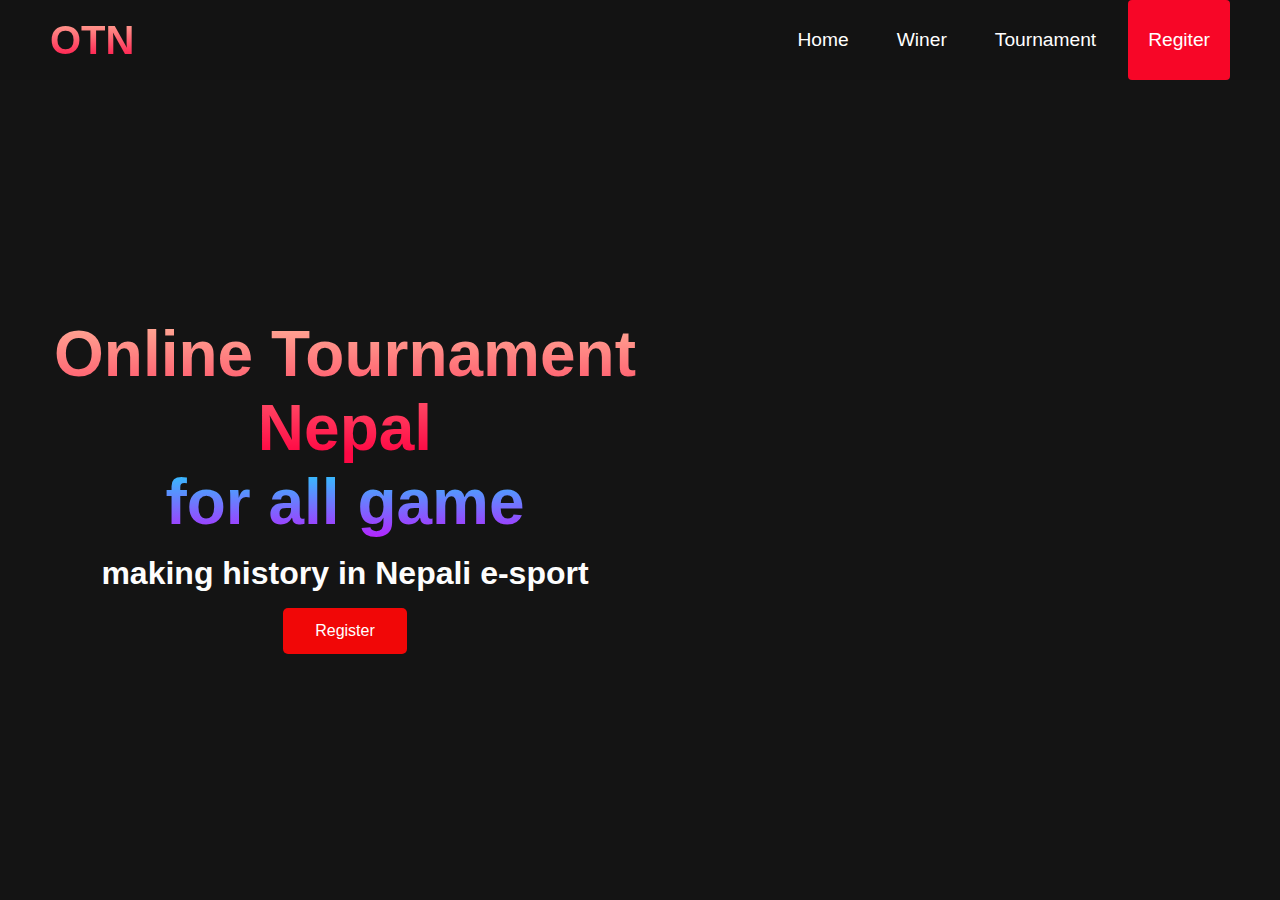
<file: index.html>
<!DOCTYPE html>
<html lang="en">
<head>
    <meta charset="UTF-8">
    <meta name="viewport" content="width=device-width, initial-scale=1.0">
    <title>ONT</title>
    <link rel="stylesheet" href="styles.css">
</head>
<body>
    <nav class="navbar">
        <div class="navbar_container">
            <a href="index.html" id="navbar_logo">OTN</a>
            <div class="navbar_toggle" id="mobile-menu">
                <span class="bar"></span>
                <span class="bar"></span>
                
                <span class="bar"></span>
            </div>
            <ul class="navbar_menu">
                <li class="nav_item">
                    <a href="index.html" class="navbar_link">Home</a>
                </li>
                <li class="nav__item">
                    <a href="Winer.html" class="navbar_link">Winer</a>
                </li>
                <li class="nav_item">
                    <a href="Tournament.html" class="navbar_link">Tournament</a>
                    <li class="nav_item">
                        <a href="Register.html" class="Button">Regiter</a>
                    </li>
                </li>
            </ul>
        </div>
    </nav>
    <!-- Hero section -->
     <div class="main">
        <div class="main_container">
            <div class="main_content">
                <h1>Online Tournament Nepal</h1>

                <h2>for all game</h2>
                <p>making history in Nepali e-sport</p>
                <button class="main_btn"><a href="Register.html">Register</a></button>
                
            </div>
            <!-- <div class="main_img_container">;
                <img src="/image/home.jpg" alt="" id="main_img">
            </div> -->
        </div>
     </div>
      <script src="app.js"></script>
</body>
</html>
</file>
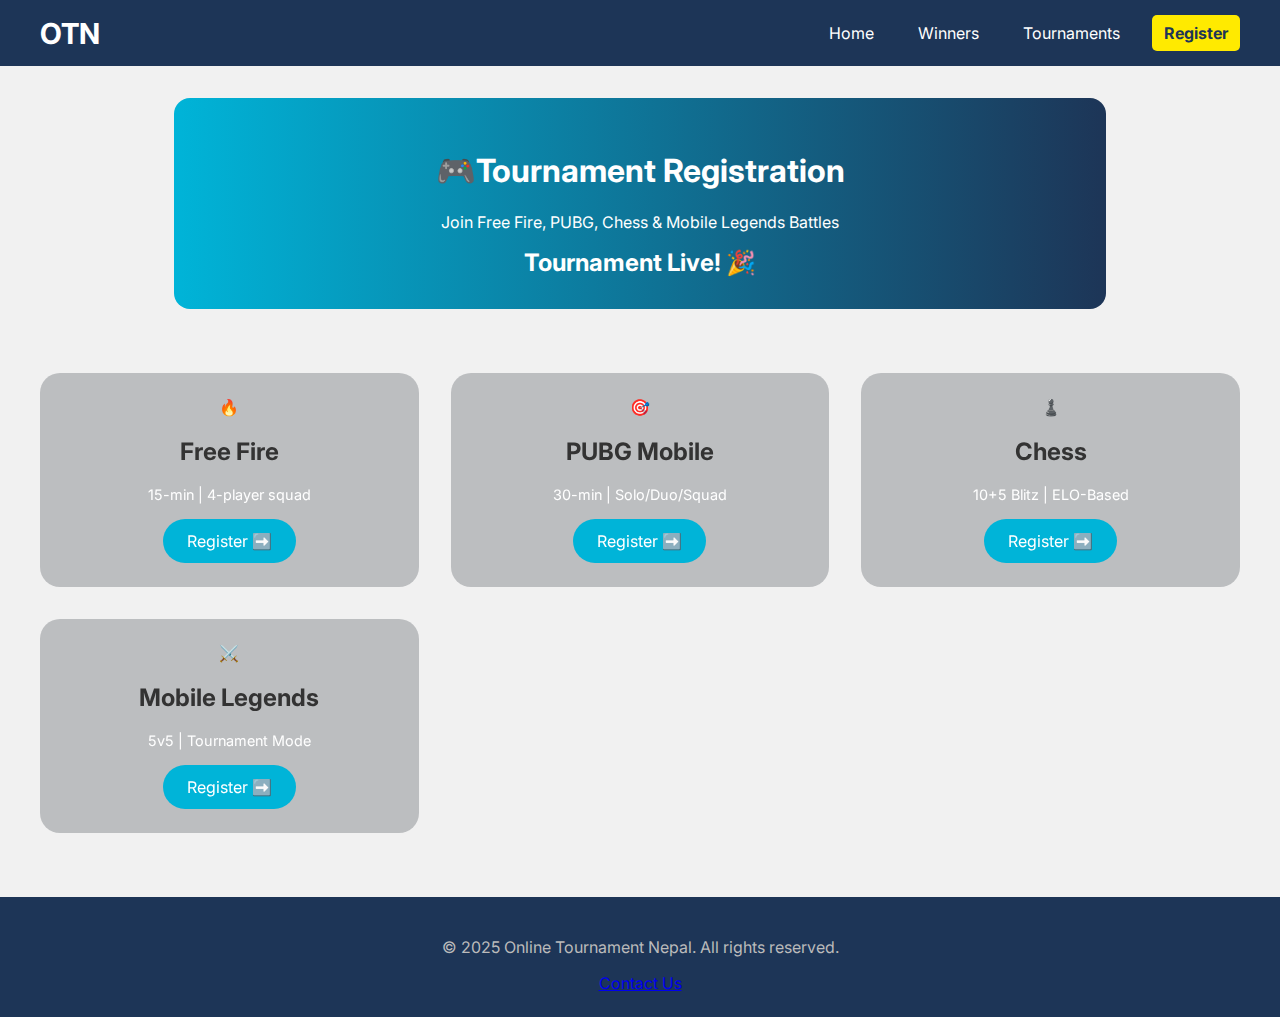
<file: Register.html>
<!DOCTYPE html>
<html lang="en">
<head>
  <meta charset="UTF-8" />
  <meta name="viewport" content="width=device-width, initial-scale=1.0"/>
  <meta name="description" content="Join Online Tournament Nepal - Register for esports tournaments in Free Fire, PUBG, Chess, and Mobile Legends."/>
  <title>Register | Online Tournament Nepal</title>
  <link href="https://fonts.googleapis.com/css2?family=Inter:wght@400;600;700&display=swap" rel="stylesheet"/>
  <link rel="icon" type="image/x-icon" href="/favicon.ico">
  <style>
    :root {
      --primary-color: #1d3557;
      --secondary-color: #00b4d8;
      --accent-color: #ffea00;
      --text-color: #333;
      --background-color: #f1f1f1;
      --menu-transition: all 0.3s ease-in-out;
    }

    body, html {
      margin: 0;
      padding: 0;
      font-family: 'Inter', sans-serif;
      color: var(--text-color);
      background-color: var(--background-color);
    }

    .navbar {
      background-color: var(--primary-color);
      padding: 15px 20px;
      color: white;
      position: sticky;
      top: 0;
      z-index: 1000;
    }

    .navbar__container {
      max-width: 1200px;
      margin: 0 auto;
      display: flex;
      justify-content: space-between;
      align-items: center;
      flex-wrap: wrap;
    }

    .navbar__logo {
      font-size: 1.8rem;
      font-weight: bold;
      color: white;
      text-decoration: none;
    }

    .navbar__menu {
      display: flex;
      list-style: none;
      gap: 20px;
      margin-left: auto;
      transition: var(--menu-transition);
    }

    .navbar__item {
      position: relative;
    }

    .navbar__link,
    .navbar__cta {
      text-decoration: none;
      color: white;
      font-size: 1rem;
      padding: 8px 12px;
      border-radius: 5px;
      transition: background 0.3s ease;
    }

    .navbar__link:hover,
    .navbar__cta:hover {
      background-color: var(--secondary-color);
    }

    .navbar__cta {
      background-color: var(--accent-color);
      color: var(--primary-color);
      font-weight: bold;
    }

    .navbar__toggle {
      display: none;
      background: none;
      border: none;
      cursor: pointer;
      padding: 10px;
    }

    .navbar__hamburger {
      display: block;
      background-color: white;
      height: 3px;
      width: 25px;
      border-radius: 2px;
      position: relative;
      transition: var(--menu-transition);
    }

    .navbar__hamburger::before,
    .navbar__hamburger::after {
      content: "";
      position: absolute;
      left: 0;
      background-color: white;
      height: 3px;
      width: 25px;
      border-radius: 2px;
      transition: var(--menu-transition);
    }

    .navbar__hamburger::before { top: -8px; }
    .navbar__hamburger::after { top: 8px; }

    .navbar__toggle.active .navbar__hamburger {
      background-color: transparent;
    }

    .navbar__toggle.active .navbar__hamburger::before {
      transform: translateY(8px) rotate(45deg);
    }

    .navbar__toggle.active .navbar__hamburger::after {
      transform: translateY(-8px) rotate(-45deg);
    }

    @media (max-width: 768px) {
      .navbar__toggle {
        display: block;
      }

      .navbar__menu {
        width: 100%;
        flex-direction: column;
        gap: 10px;
        max-height: 0;
        overflow: hidden;
      }

      .navbar__menu.active {
        max-height: 500px;
        padding: 10px 0;
      }
    }

    .page-header {
      text-align: center;
      padding: 2rem 1rem;
      background: linear-gradient(to right, var(--secondary-color), var(--primary-color));
      border-radius: 16px;
      color: rgb(255, 255, 255);
      margin: 2rem auto;
      max-width: 900px;
    }

    .grid {
      display: grid;
      grid-template-columns: repeat(auto-fit, minmax(280px, 1fr));
      gap: 2rem;
      padding: 2rem;
      max-width: 1200px;
      margin: 0 auto;
    }

    .card {
      background: rgba(30, 39, 46, 0.25);
      backdrop-filter: blur(12px);
      border-radius: 20px;
      padding: 1.5rem;
      text-align: center;
      transition: transform 0.3s ease, box-shadow 0.3s ease;
    }

    .card:hover {
      box-shadow: 0 0 25px rgba(0, 183, 216, 0.45);
      transform: scale(1.03);
    }

    .card__meta {
      font-size: 0.9rem;
      color: #ffffff;
      margin: 1rem 0;
    }

    .btn {
      background-color: var(--secondary-color);
      color: white;
      padding: 0.75rem 1.5rem;
      border-radius: 30px;
      text-decoration: none;
      display: inline-block;
      transition: background-color 0.3s ease;
    }

    .btn:hover {
      background-color: #007a8d;
    }

    .footer {
      text-align: center;
      background: var(--primary-color);
      color: #bbb;
      padding: 1.5rem 1rem;
      margin-top: 2rem;
    }

    #countdown {
      font-size: 1.5rem;
      margin-top: 1rem;
      font-weight: bold;
    }
  </style>
</head>
<body>
  <nav class="navbar">
    <div class="navbar__container">
      <a href="index.html" class="navbar__logo">OTN</a>
      <button class="navbar__toggle" id="mobile-menu" aria-label="Toggle navigation" aria-expanded="false">
        <span class="navbar__hamburger"></span>
      </button>
      <div class="navbar__menu" id="navbar-menu">
        <a href="index.html" class="navbar__link">Home</a>
        <a href="Winer.html" class="navbar__link">Winners</a>
        <a href="Tournament.html" class="navbar__link">Tournaments</a>
        <a href="Register.html" class="navbar__cta">Register</a>
      </div>
    </div>
  </nav>

  <header class="page-header">
    <h1 class="page-title">🎮Tournament Registration</h1>
    <p class="page-subtitle">Join Free Fire, PUBG, Chess & Mobile Legends Battles</p>
    <div id="countdown">Loading...</div>
  </header>

  <main class="grid">
    <!-- Updated cards with consistent structure -->
    <div class="card">
      <div class="card__icon">🔥</div>
      <h2 class="card__title">Free Fire</h2>
      <p class="card__meta">15-min | 4-player squad</p>
      <a href="https://forms.gle/xArQsPdAornYQTKg7" class="btn">Register ➡️</a>
    </div>
    <div class="card">
      <div class="card__icon">🎯</div>
      <h2 class="card__title">PUBG Mobile</h2>
      <p class="card__meta">30-min | Solo/Duo/Squad</p>
      <a href="https://forms.gle/RVqz9Qt44fXT3CjF8" class="btn">Register ➡️</a>
    </div>
    <div class="card">
      <div class="card__icon">♟️</div>
      <h2 class="card__title">Chess</h2>
      <p class="card__meta">10+5 Blitz | ELO-Based</p>
      <a href="https://forms.gle/H8uPApHK18zUjLxv6" class="btn">Register ➡️</a>
    </div>
    <div class="card">
      <div class="card__icon">⚔️</div>
      <h2 class="card__title">Mobile Legends</h2>
      <p class="card__meta">5v5 | Tournament Mode</p>
      <a href="https://forms.gle/NNVE6s4jxi2L8RVv9" class="btn">Register ➡️</a>
    </div>
  </main>

  <footer class="footer">
    <p>&copy; 2025 Online Tournament Nepal. All rights reserved.</p>
    <a href="Tournament.html">Contact Us</a>
  </footer>

  <script>
    // Mobile Menu Functionality
    const toggleMenu = document.getElementById('mobile-menu');
    const menu = document.getElementById('navbar-menu');

    toggleMenu.addEventListener('click', () => {
      const isActive = menu.classList.toggle('active');
      toggleMenu.classList.toggle('active');
      toggleMenu.setAttribute('aria-expanded', isActive);
    });

    // Close menu when clicking outside or on links
    document.addEventListener('click', (e) => {
      if (!menu.contains(e.target) && !toggleMenu.contains(e.target)) {
        menu.classList.remove('active');
        toggleMenu.classList.remove('active');
        toggleMenu.setAttribute('aria-expanded', 'false');
      }
    });

    document.querySelectorAll('.navbar__link, .navbar__cta').forEach(link => {
      link.addEventListener('click', () => {
        menu.classList.remove('active');
        toggleMenu.classList.remove('active');
        toggleMenu.setAttribute('aria-expanded', 'false');
      });
    });

    // Countdown Timer
    function updateCountdown() {
      const targetDate = new Date('2024-12-31T00:00:00').getTime();
      const now = new Date().getTime();
      const diff = targetDate - now;

      if (diff <= 0) {
        document.getElementById('countdown').innerHTML = 'Tournament Live! 🎉';
        return;
      }

      const days = Math.floor(diff / (1000 * 60 * 60 * 24));
      const hours = Math.floor((diff % (1000 * 60 * 60 * 24)) / (1000 * 60 * 60));
      const minutes = Math.floor((diff % (1000 * 60 * 60)) / (1000 * 60));
      const seconds = Math.floor((diff % (1000 * 60)) / 1000);

      document.getElementById('countdown').innerHTML = `
        ${days}d ${hours}h ${minutes}m ${seconds}s
      `;
    }

    setInterval(updateCountdown, 1000);
    updateCountdown();
  </script>
</body>
</html>
</file>
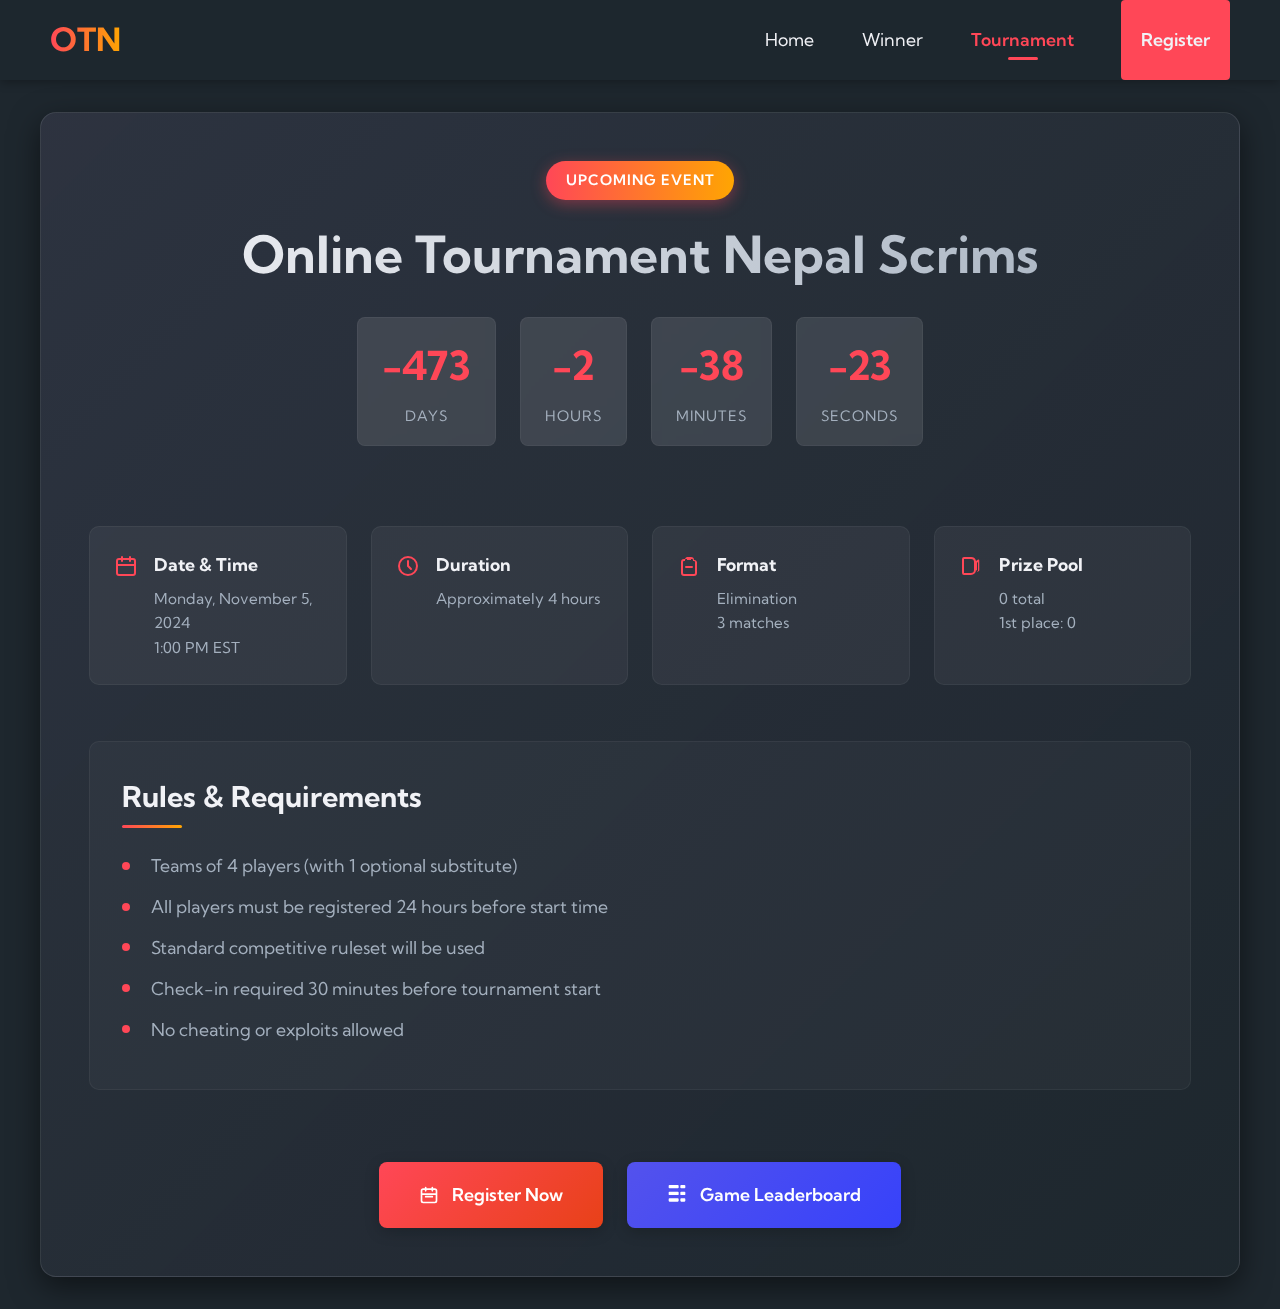
<file: Tournament.html>
<!DOCTYPE html>
<html lang="en">
<head>
  <meta charset="UTF-8" />
  <meta name="viewport" content="width=device-width, initial-scale=1.0"/>
  <title>Advanced Tournament Panel | OTN</title>
  <link rel="stylesheet" href="https://fonts.googleapis.com/css2?family=Kumbh+Sans:wght@300;400;600;700&family=Poppins:wght@400;600;700&display=swap">
  <link rel="stylesheet" href="styles.css" />
  <meta name="description" content="Register for the upcoming OTN tournament - Battle Royale competition on November 5, 2024">
<link rel="stylesheet" href="Tournament.css">
</head>

<body>
  <!-- Navbar -->
  <nav class="navbar">
    <div class="navbar_container">
      <a href="index.html" id="navbar_logo" aria-label="OTN Home">OTN</a>
      
      <!-- Mobile Menu Toggle -->
      <button class="navbar_toggle" id="mobile-menu" aria-label="Toggle navigation" aria-expanded="false">
        <span class="bar"></span>
        <span class="bar"></span>
        <span class="bar"></span>
      </button>
      
      <!-- Navbar Menu -->
      <ul class="navbar_menu">
        <li class="nav_item">
          <a href="index.html" class="navbar_link">Home</a>
        </li>
        <li class="nav_item">
          <a href="Winer.html" class="navbar_link">Winner</a>
        </li>
        <li class="nav_item">
          <a href="Tournament.html" class="navbar_link" aria-current="page">Tournament</a>
        </li>
        <li class="nav_item">
          <a href="Register.html" class="Button nav_button">Register</a>
        </li>
      </ul>
    </div>
  </nav>

  <!-- Main Content -->
  <main>
    <section class="tournament">
      <div class="tournament-content">
        <div class="tournament-header">
          <span class="tournament-badge">Upcoming Event</span>
          <h1 class="tournament-title">Online Tournament Nepal Scrims </h1>
          <div class="tournament-countdown">
            <div class="countdown-item">
              <span id="days">00</span>
              <span>Days</span>
            </div>
            <div class="countdown-item">
              <span id="hours">00</span>
              <span>Hours</span>
            </div>
            <div class="countdown-item">
              <span id="minutes">00</span>
              <span>Minutes</span>
            </div>
            <div class="countdown-item">
              <span id="seconds">00</span>
              <span>Seconds</span>
            </div>
          </div>
        </div>
        
        <div class="tournament-details">
          <div class="detail-card">
            <svg class="detail-icon" viewBox="0 0 24 24">
              <path d="M19,4H17V3a1,1,0,0,0-2,0V4H9V3A1,1,0,0,0,7,3V4H5A3,3,0,0,0,2,7V19a3,3,0,0,0,3,3H19a3,3,0,0,0,3-3V7A3,3,0,0,0,19,4Zm1,15a1,1,0,0,1-1,1H5a1,1,0,0,1-1-1V12H20ZM20,10H4V7A1,1,0,0,1,5,6H7V7A1,1,0,0,0,9,7V6h6V7a1,1,0,0,0,2,0V6h2a1,1,0,0,1,1,1Z"/>
            </svg>
            <div>
              <h3>Date & Time</h3>
              <p>Monday, November 5, 2024<br>1:00 PM EST</p>
            </div>
          </div>
          
          <div class="detail-card">
            <svg class="detail-icon" viewBox="0 0 24 24">
              <path d="M12,2A10,10,0,1,0,22,12,10,10,0,0,0,12,2Zm0,18a8,8,0,1,1,8-8A8,8,0,0,1,12,20ZM12,6a1,1,0,0,0-1,1v5a1,1,0,0,0,.293.707l3,3a1,1,0,0,0,1.414-1.414L13,11.586V7A1,1,0,0,0,12,6Z"/>
            </svg>
            <div>
              <h3>Duration</h3>
              <p>Approximately 4 hours</p>
            </div>
          </div>
          
          <div class="detail-card">
            <svg class="detail-icon" viewBox="0 0 24 24">
              <path d="M16,13a1,1,0,0,1-1,1H9a1,1,0,0,1,0-2h6A1,1,0,0,1,16,13Zm4-5V19a3,3,0,0,1-3,3H7a3,3,0,0,1-3-3V8A3,3,0,0,1,7,5H8A3,3,0,0,1,10,3h4a3,3,0,0,1,3,3h1A3,3,0,0,1,20,8ZM18,8a1,1,0,0,0-1-1H16V6a1,1,0,0,0-1-1H9A1,1,0,0,0,8,6V7H7A1,1,0,0,0,6,8V19a1,1,0,0,0,1,1H17a1,1,0,0,0,1-1ZM10,6h4V5H10Z"/>
            </svg>
            <div>
              <h3>Format</h3>
              <p> Elimination<br>3 matches</p>
            </div>
          </div>
          
          <div class="detail-card">
            <svg class="detail-icon" viewBox="0 0 24 24">
              <path d="M19.739,5.578a1.016,1.016,0,0,0-1.018.244L17,7.081A5,5,0,0,0,12,3H5A2,2,0,0,0,3,5V19a2,2,0,0,0,2,2H12a5,5,0,0,0,5-5v-.081l1.721,1.259a1,1,0,0,0,1.562-.827V6.4A1.02,1.02,0,0,0,19.739,5.578ZM15,16a3,3,0,0,1-3,3H5V5h7a3,3,0,0,1,3,3Zm4,1.919-1-.731V8.812l1-.731Z"/>
            </svg>
            <div>
              <h3>Prize Pool</h3>
              <p>0 total<br>1st place: 0</p>
            </div>
          </div>
        </div>
        
        <!-- <div class="tournament-description">
          <h2>Tournament Overview</h2>
          <p>
            The OTN Battle Royale Championship is our premier competitive event featuring the best teams from around the world. 
            This double-elimination tournament will test your skills, strategy, and teamwork across multiple intense matches.
          </p>
          <p>
            With a $2,500 prize pool and professional casting, this is your chance to prove your team's dominance and win 
            glory in the competitive scene. All matches will be streamed live on our official channels.
          </p>
        </div>
         -->
        <div class="tournament-rules">
          <h2>Rules & Requirements</h2>
          <ul>
            <li>Teams of 4 players (with 1 optional substitute)</li>
            <li>All players must be registered 24 hours before start time</li>
            <li>Standard competitive ruleset will be used</li>
            <li>Check-in required 30 minutes before tournament start</li>
            <li>No cheating or exploits allowed</li>
          </ul>
        </div>
  
        <div class="tournament-buttons">
          <a href="Register.html" class="tournament-btn register-btn" aria-label="Register for the tournament">
            <svg viewBox="0 0 24 24" class="btn-icon">
              <path d="M19,4H17V3a1,1,0,0,0-2,0V4H9V3A1,1,0,0,0,7,3V4H5A3,3,0,0,0,2,7V19a3,3,0,0,0,3,3H19a3,3,0,0,0,3-3V7A3,3,0,0,0,19,4Zm1,15a1,1,0,0,1-1,1H5a1,1,0,0,1-1-1V12H20Zm0-9H4V7A1,1,0,0,1,5,6H7V7A1,1,0,0,0,9,7V6h6V7a1,1,0,0,0,2,0V6h2a1,1,0,0,1,1,1ZM8,13a1,1,0,0,0,0,2h8a1,1,0,0,0,0-2Z"/>
            </svg>
            Register Now
          </a>
          <a href="Winer.html" class="tournament-btn bracket-btn" aria-label="View the tournament bracket">
            <svg viewBox="0 0 24 24" class="btn-icon">
              <path d="M13,16H3a1,1,0,0,0-1,1v2a1,1,0,0,0,1,1H13a1,1,0,0,0,1-1V17A1,1,0,0,0,13,16Zm0-8H3A1,1,0,0,0,2,9v2a1,1,0,0,0,1,1H13a1,1,0,0,0,1-1V9A1,1,0,0,0,13,8Zm0-8H3A1,1,0,0,0,2,1V3A1,1,0,0,0,3,4H13a1,1,0,0,0,1-1V1A1,1,0,0,0,13,0ZM21,0H17a1,1,0,0,0-1,1V3a1,1,0,0,0,1,1h4a1,1,0,0,0,1-1V1A1,1,0,0,0,21,0Zm0,8H17a1,1,0,0,0-1,1v2a1,1,0,0,0,1,1h4a1,1,0,0,0,1-1V9A1,1,0,0,0,21,8Zm0,8H17a1,1,0,0,0-1,1v2a1,1,0,0,0,1,1h4a1,1,0,0,0,1-1V17A1,1,0,0,0,21,16Z"/>
            </svg>
            Game Leaderboard
          </a>
        </div>
      </div>
    </section>
  </main>
  
  <!-- Scripts -->
  <script src="script.js"></script>
  <script>
    // Countdown Timer
    function updateCountdown() {
      const tournamentDate = new Date('April 10, 2025 17:00:00').getTime();
      const now = new Date().getTime();
      const distance = tournamentDate - now;
      
      const days = Math.floor(distance / (1000 * 60 * 60 * 24));
      const hours = Math.floor((distance % (1000 * 60 * 60 * 24)) / (1000 * 60 * 60));
      const minutes = Math.floor((distance % (1000 * 60 * 60)) / (1000 * 60));
      const seconds = Math.floor((distance % (1000 * 60)) / 1000);
      
      document.getElementById('days').textContent = days.toString().padStart(2, '0');
      document.getElementById('hours').textContent = hours.toString().padStart(2, '0');
      document.getElementById('minutes').textContent = minutes.toString().padStart(2, '0');
      document.getElementById('seconds').textContent = seconds.toString().padStart(2, '0');
      
      if (distance < 0) {
        clearInterval(countdownTimer);
        document.querySelector('.tournament-countdown').innerHTML = '<div class="countdown-ended">Tournament has started!</div>';
      }
    }
    
    updateCountdown();
    const countdownTimer = setInterval(updateCountdown, 1000);
    
    // Mobile menu toggle
    document.getElementById('mobile-menu').addEventListener('click', function() {
      this.classList.toggle('active');
      document.querySelector('.navbar_menu').classList.toggle('active');
      this.setAttribute('aria-expanded', this.classList.contains('active'));
    });
  </script>
</body>
</html>
</file>
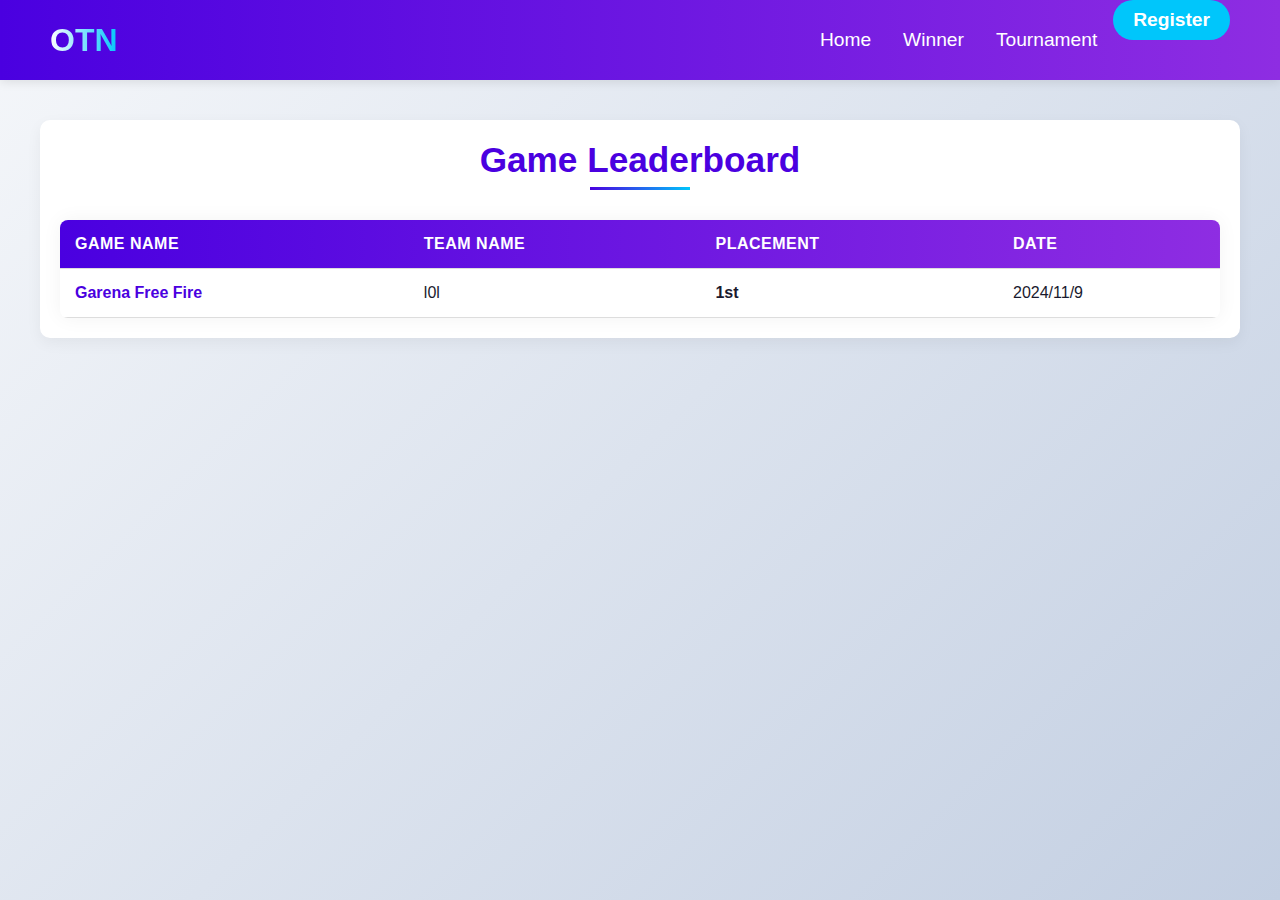
<file: Winer.html>
<!DOCTYPE html>
<html lang="en">
<head>
  <meta charset="UTF-8" />
  <meta name="viewport" content="width=device-width, initial-scale=1.0"/>
  <title>Advanced Tournament Panel</title>
  <link rel="stylesheet" href="Winner.css" />
</head>

<body>
  <!-- Navbar -->
  <nav class="navbar">
    <div class="navbar_container">
      <a href="index.html" id="navbar_logo">OTN</a>
      <div class="navbar_toggle" id="mobile-menu">
        <span class="bar"></span>
        <span class="bar"></span>
        <span class="bar"></span>
      </div>
      <ul class="navbar_menu">
        <li class="nav_item">
          <a href="index.html" class="navbar_link">Home</a>
        </li>
        <li class="nav_item">
          <a href="Winer.html" class="navbar_link">Winner</a>
        </li>
        <li class="nav_item">
          <a href="Tournament.html" class="navbar_link">Tournament</a>
        </li>
        <li class="nav_item">
          <a href="Register.html" class="Button">Register</a>
        </li>
      </ul>
    </div>
  </nav>

  <!-- Main Content -->
  <main>
    <h2>Game Leaderboard</h2>
    <table>
      <thead>
        <tr>
          <th>Game Name</th>
          <th>Team Name</th>
          <th>Placement</th>
          <th>Date</th>
        </tr>
      </thead>
      <tbody>
        <tr>
          <td>
            Garena Free Fire</td>
          <td>l0l</td>
          <td>1st</td>
          <td>2024/11/9</td>
        </tr>
        <!-- Dynamic content goes here -->
      </tbody>
    </table>
  </main>

  <!-- Scripts -->
  <script src="script.js"></script>
</body>
</html>
</file>
<file: Tournament.css>
/* General Styles */
:root {
    --primary: #ff4757;
    --primary-dark: #e84118;
    --secondary: #5352ed;
    --secondary-dark: #3742fa;
    --dark: #2f3542;
    --darker: #1e272e;
    --light: #f1f2f6;
    --gray: #a4b0be;
    --success: #2ed573;
    --warning: #ffa502;
  }
  
  * {
    box-sizing: border-box;
    margin: 0;
    padding: 0;
  }
  
  body {
    font-family: 'Poppins', 'Kumbh Sans', sans-serif;
    background-color: var(--darker);
    color: var(--light);
    line-height: 1.6;
    overflow-x: hidden;
  }
  
  /* Navbar Styles */
  .navbar {
    background-color: rgba(30, 39, 46, 0.95);
    height: 80px;
    display: flex;
    justify-content: center;
    align-items: center;
    font-size: 1.1rem;
    position: sticky;
    top: 0;
    z-index: 999;
    backdrop-filter: blur(5px);
    box-shadow: 0 2px 10px rgba(0, 0, 0, 0.3);
  }
  
  .navbar_container {
    display: flex;
    justify-content: space-between;
    height: 80px;
    width: 100%;
    max-width: 1300px;
    padding: 0 50px;
  }
  
  #navbar_logo {
    color: var(--light);
    display: flex;
    align-items: center;
    text-decoration: none;
    font-size: 2rem;
    font-weight: 700;
    background: linear-gradient(to right, var(--primary), var(--warning));
    -webkit-background-clip: text;
    background-clip: text;
    color: transparent;
  }
  
  .navbar_toggle {
    display: none;
    background: none;
    border: none;
    cursor: pointer;
    padding: 10px;
    z-index: 1000;
  }
  
  .bar {
    display: block;
    width: 25px;
    height: 3px;
    margin: 5px auto;
    transition: all 0.3s ease;
    background-color: var(--light);
  }
  
  .navbar_menu {
    display: flex;
    align-items: center;
    list-style: none;
  }
  
  .nav_item {
    height: 80px;
  }
  
  .navbar_link {
    color: var(--light);
    display: flex;
    align-items: center;
    justify-content: center;
    text-decoration: none;
    padding: 0 1rem;
    height: 100%;
    transition: all 0.3s ease;
    position: relative;
  }
  
  .navbar_link:hover {
    color: var(--primary);
  }
  
  .navbar_link[aria-current="page"] {
    color: var(--primary);
    font-weight: 600;
  }
  
  .navbar_link[aria-current="page"]::after {
    content: '';
    position: absolute;
    bottom: 20px;
    left: 50%;
    transform: translateX(-50%);
    width: 30px;
    height: 3px;
    background: var(--primary);
    border-radius: 3px;
  }
  
  .nav_button {
    background-color: var(--primary);
    color: var(--light);
    padding: 10px 20px;
    border-radius: 4px;
    margin-left: 15px;
    font-weight: 600;
    transition: all 0.3s ease;
  }
  
  .nav_button:hover {
    background-color: var(--primary-dark);
    color: var(--light);
    transform: translateY(-2px);
  }
  
  /* Main Content */
  main {
    min-height: calc(100vh - 180px);
    padding: 2rem;
    display: flex;
    justify-content: center;
    align-items: center;
  }
  
  /* Tournament Section */
  .tournament {
    background: linear-gradient(135deg, rgba(47, 53, 66, 0.9), rgba(30, 39, 46, 0.95));
    border-radius: 16px;
    box-shadow: 0 10px 30px rgba(0, 0, 0, 0.5);
    padding: 3rem;
    max-width: 1200px;
    width: 100%;
    backdrop-filter: blur(5px);
    border: 1px solid rgba(255, 255, 255, 0.1);
  }
  
  .tournament-content {
    display: flex;
    flex-direction: column;
    gap: 2.5rem;
  }
  
  .tournament-header {
    text-align: center;
    margin-bottom: 1.5rem;
  }
  
  .tournament-badge {
    display: inline-block;
    background: linear-gradient(to right, var(--primary), var(--warning));
    color: white;
    padding: 0.5rem 1.2rem;
    border-radius: 50px;
    font-size: 0.9rem;
    font-weight: 600;
    margin-bottom: 1rem;
    text-transform: uppercase;
    letter-spacing: 1px;
    box-shadow: 0 4px 15px rgba(255, 71, 87, 0.4);
  }
  
  .tournament-title {
    font-size: 3.2rem;
    font-weight: 700;
    background: linear-gradient(to right, var(--light), var(--gray));
    -webkit-background-clip: text;
    background-clip: text;
    color: transparent;
    margin: 0.5rem 0;
    line-height: 1.2;
  }
  
  .tournament-countdown {
    display: flex;
    justify-content: center;
    gap: 1.5rem;
    margin-top: 2rem;
    flex-wrap: wrap;
  }
  
  .countdown-item {
    background-color: rgba(255, 255, 255, 0.1);
    border-radius: 8px;
    padding: 1rem 1.5rem;
    min-width: 90px;
    backdrop-filter: blur(5px);
    border: 1px solid rgba(255, 255, 255, 0.05);
  }
  
  .countdown-item span:first-child {
    display: block;
    font-size: 2.5rem;
    font-weight: 700;
    color: var(--primary);
    margin-bottom: 0.3rem;
  }
  
  .countdown-item span:last-child {
    font-size: 0.9rem;
    text-transform: uppercase;
    letter-spacing: 1px;
    color: var(--gray);
  }
  
  .countdown-ended {
    font-size: 1.5rem;
    color: var(--primary);
    font-weight: 600;
    padding: 1rem;
    background-color: rgba(255, 71, 87, 0.1);
    border-radius: 8px;
  }
  
  .tournament-details {
    display: grid;
    grid-template-columns: repeat(auto-fit, minmax(250px, 1fr));
    gap: 1.5rem;
    margin-top: 1rem;
  }
  
  .detail-card {
    background-color: rgba(255, 255, 255, 0.05);
    border-radius: 10px;
    padding: 1.5rem;
    display: flex;
    align-items: flex-start;
    gap: 1rem;
    transition: transform 0.3s ease, box-shadow 0.3s ease;
    border: 1px solid rgba(255, 255, 255, 0.05);
  }
  
  .detail-card:hover {
    transform: translateY(-5px);
    box-shadow: 0 10px 20px rgba(0, 0, 0, 0.3);
    background-color: rgba(255, 255, 255, 0.08);
  }
  
  .detail-icon {
    width: 24px;
    height: 24px;
    fill: var(--primary);
    flex-shrink: 0;
    margin-top: 3px;
  }
  
  .detail-card h3 {
    font-size: 1.1rem;
    margin-bottom: 0.5rem;
    color: var(--light);
  }
  
  .detail-card p {
    font-size: 0.95rem;
    color: var(--gray);
    line-height: 1.6;
  }
  
  .tournament-description, .tournament-rules {
    background-color: rgba(255, 255, 255, 0.03);
    border-radius: 10px;
    padding: 2rem;
    margin-top: 1rem;
    border: 1px solid rgba(255, 255, 255, 0.05);
  }
  
  .tournament-description h2, .tournament-rules h2 {
    font-size: 1.8rem;
    margin-bottom: 1.5rem;
    color: var(--light);
    position: relative;
    padding-bottom: 0.5rem;
  }
  
  .tournament-description h2::after, .tournament-rules h2::after {
    content: '';
    position: absolute;
    bottom: 0;
    left: 0;
    width: 60px;
    height: 3px;
    background: linear-gradient(to right, var(--primary), var(--warning));
    border-radius: 3px;
  }
  
  .tournament-description p {
    font-size: 1.1rem;
    margin-bottom: 1rem;
    color: var(--gray);
    line-height: 1.8;
  }
  
  .tournament-rules ul {
    list-style-type: none;
  }
  
  .tournament-rules li {
    font-size: 1.1rem;
    margin-bottom: 0.8rem;
    color: var(--gray);
    position: relative;
    padding-left: 1.8rem;
  }
  
  .tournament-rules li::before {
    content: '';
    position: absolute;
    left: 0;
    top: 0.6rem;
    width: 8px;
    height: 8px;
    background-color: var(--primary);
    border-radius: 50%;
  }
  
  /* Button Styles */
  .tournament-buttons {
    display: flex;
    gap: 1.5rem;
    justify-content: center;
    flex-wrap: wrap;
    margin-top: 2rem;
  }
  
  .tournament-btn {
    display: inline-flex;
    align-items: center;
    justify-content: center;
    padding: 1.2rem 2.5rem;
    font-size: 1.1rem;
    border-radius: 8px;
    text-decoration: none;
    transition: all 0.3s ease;
    font-weight: 600;
    gap: 0.8rem;
    border: none;
    cursor: pointer;
    box-shadow: 0 4px 15px rgba(0, 0, 0, 0.2);
  }
  
  .tournament-btn:hover {
    transform: translateY(-3px) scale(1.03);
    box-shadow: 0 8px 25px rgba(0, 0, 0, 0.3);
  }
  
  .tournament-btn:active {
    transform: translateY(1px);
  }
  
  .btn-icon {
    width: 20px;
    height: 20px;
    fill: currentColor;
  }
  
  .register-btn {
    background: linear-gradient(135deg, var(--primary), var(--primary-dark));
    color: white;
  }
  
  .register-btn:hover {
    background: linear-gradient(135deg, var(--primary-dark), var(--primary));
  }
  
  .bracket-btn {
    background: linear-gradient(135deg, var(--secondary), var(--secondary-dark));
    color: white;
  }
  
  .bracket-btn:hover {
    background: linear-gradient(135deg, var(--secondary-dark), var(--secondary));
  }
  
  /* Responsive Styles */
  @media screen and (max-width: 960px) {
    .navbar_container {
      padding: 0 30px;
    }
    
    .navbar_menu {
      position: fixed;
      top: 80px;
      left: -100%;
      width: 100%;
      height: calc(100vh - 80px);
      background-color: var(--darker);
      flex-direction: column;
      justify-content: flex-start;
      padding-top: 30px;
      transition: all 0.5s ease;
    }
    
    .navbar_menu.active {
      left: 0;
    }
    
    .nav_item {
      height: auto;
      width: 100%;
      padding: 1rem 0;
    }
    
    .navbar_link {
      justify-content: center;
      padding: 1.5rem;
      width: 100%;
    }
    
    .navbar_link[aria-current="page"]::after {
      bottom: 10px;
    }
    
    .navbar_toggle {
      display: block;
    }
    
    .navbar_toggle.active .bar:nth-child(1) {
      transform: translateY(8px) rotate(45deg);
    }
    
    .navbar_toggle.active .bar:nth-child(2) {
      opacity: 0;
    }
    
    .navbar_toggle.active .bar:nth-child(3) {
      transform: translateY(-8px) rotate(-45deg);
    }
    
    .nav_button {
      margin: 1.5rem auto;
      width: 80%;
      text-align: center;
    }
    
    .tournament-title {
      font-size: 2.5rem;
    }
    
    .countdown-item {
      padding: 0.8rem 1rem;
      min-width: 70px;
    }
    
    .countdown-item span:first-child {
      font-size: 2rem;
    }
  }
  
  @media screen and (max-width: 768px) {
    .tournament {
      padding: 2rem 1.5rem;
    }
    
    .tournament-title {
      font-size: 2.2rem;
    }
    
    .tournament-description h2, .tournament-rules h2 {
      font-size: 1.6rem;
    }
    
    .tournament-description p, .tournament-rules li {
      font-size: 1rem;
    }
    
    .tournament-buttons {
      flex-direction: column;
      gap: 1rem;
    }
    
    .tournament-btn {
      width: 100%;
    }
  }
  
  @media screen and (max-width: 480px) {
    .navbar_container {
      padding: 0 20px;
    }
    
    #navbar_logo {
      font-size: 1.8rem;
    }
    
    .tournament-title {
      font-size: 2rem;
    }
    
    .countdown-item {
      padding: 0.6rem 0.8rem;
      min-width: 60px;
    }
    
    .countdown-item span:first-child {
      font-size: 1.5rem;
    }
    
    .countdown-item span:last-child {
      font-size: 0.8rem;
    }
    
    .detail-card {
      padding: 1.2rem;
    }
  }
</file>
<file: Winner.css>
/* General Styles */
:root {
  --primary-color: #4a00e0;
  --secondary-color: #8e2de2;
  --accent-color: #00c6fb;
  --dark-color: #1a1a2e;
  --light-color: #f8f9fa;
  --success-color: #28a745;
  --warning-color: #ffc107;
  --danger-color: #dc3545;
  --font-main: 'Segoe UI', Tahoma, Geneva, Verdana, sans-serif;
}

* {
  box-sizing: border-box;
  margin: 0;
  padding: 0;
  font-family: var(--font-main);
}

body {
  background: linear-gradient(135deg, #f5f7fa 0%, #c3cfe2 100%);
  min-height: 100vh;
  color: var(--dark-color);
}

/* Navbar Styles */
.navbar {
  background: linear-gradient(to right, var(--primary-color), var(--secondary-color));
  height: 80px;
  display: flex;
  justify-content: center;
  align-items: center;
  font-size: 1.2rem;
  position: sticky;
  top: 0;
  z-index: 999;
  box-shadow: 0 2px 10px rgba(0, 0, 0, 0.1);
}

.navbar_container {
  display: flex;
  justify-content: space-between;
  height: 80px;
  z-index: 1;
  width: 100%;
  max-width: 1300px;
  padding: 0 50px;
}

#navbar_logo {
  background: linear-gradient(to right, #fff, var(--accent-color));
  -webkit-background-clip: text;
  -moz-background-clip: text;
  -webkit-text-fill-color: transparent;
  -moz-text-fill-color: transparent;
  display: flex;
  align-items: center;
  cursor: pointer;
  text-decoration: none;
  font-size: 2rem;
  font-weight: 800;
}

.navbar_menu {
  display: flex;
  align-items: center;
  list-style: none;
}

.nav_item {
  height: 80px;
}

.navbar_link {
  color: white;
  display: flex;
  align-items: center;
  justify-content: center;
  text-decoration: none;
  padding: 0 1rem;
  height: 100%;
  transition: all 0.3s ease;
}

.navbar_link:hover {
  color: var(--accent-color);
  transform: translateY(-3px);
}

.Button {
  display: flex;
  justify-content: center;
  align-items: center;
  text-decoration: none;
  padding: 10px 20px;
  height: 40px;
  border-radius: 50px;
  background: var(--accent-color);
  color: white;
  font-weight: 600;
  transition: all 0.3s ease;
  border: none;
  cursor: pointer;
}

.Button:hover {
  background: white;
  color: var(--primary-color);
  transform: translateY(-3px);
  box-shadow: 0 5px 15px rgba(0, 0, 0, 0.1);
}

/* Mobile Menu */
.navbar_toggle {
  display: none;
}

.bar {
  display: block;
  width: 25px;
  height: 3px;
  margin: 5px auto;
  -webkit-transition: all 0.3s ease-in-out;
  transition: all 0.3s ease-in-out;
  background-color: white;
}

/* Main Content */
main {
  max-width: 1200px;
  margin: 40px auto;
  padding: 20px;
  background-color: white;
  border-radius: 10px;
  box-shadow: 0 5px 15px rgba(0, 0, 0, 0.05);
}

h2 {
  text-align: center;
  margin-bottom: 30px;
  color: var(--primary-color);
  font-size: 2.2rem;
  position: relative;
  padding-bottom: 10px;
}

h2::after {
  content: '';
  position: absolute;
  bottom: 0;
  left: 50%;
  transform: translateX(-50%);
  width: 100px;
  height: 3px;
  background: linear-gradient(to right, var(--primary-color), var(--accent-color));
}

/* Table Styles */
table {
  width: 100%;
  border-collapse: collapse;
  margin-top: 20px;
  overflow: hidden;
  box-shadow: 0 0 20px rgba(0, 0, 0, 0.05);
  border-radius: 8px;
}

thead {
  background: linear-gradient(to right, var(--primary-color), var(--secondary-color));
  color: white;
}

th, td {
  padding: 15px;
  text-align: left;
  border-bottom: 1px solid #ddd;
}

th {
  font-weight: 600;
  text-transform: uppercase;
  letter-spacing: 0.5px;
}

tbody tr {
  transition: all 0.2s ease;
}

tbody tr:hover {
  background-color: rgba(74, 0, 224, 0.05);
  transform: translateX(5px);
}

tbody tr:nth-child(even) {
  background-color: #f9f9f9;
}

tbody tr:nth-child(even):hover {
  background-color: rgba(74, 0, 224, 0.05);
}

td:first-child {
  font-weight: 600;
  color: var(--primary-color);
}

td:nth-child(3) {
  font-weight: bold;
}

td:nth-child(3):contains("1st") {
  color: var(--success-color);
}

td:nth-child(3):contains("2nd") {
  color: var(--warning-color);
}

td:nth-child(3):contains("3rd") {
  color: #fd7e14;
}

/* Responsive Design */
@media screen and (max-width: 960px) {
  .navbar_container {
    padding: 0 30px;
  }

  .navbar_menu {
    display: flex;
    flex-direction: column;
    justify-content: center;
    width: 100%;
    position: absolute;
    top: 80px;
    left: -100%;
    opacity: 0;
    transition: all 0.5s ease;
    background: linear-gradient(to right, var(--primary-color), var(--secondary-color));
  }

  .navbar_menu.active {
    left: 0;
    opacity: 1;
  }

  .nav_item {
    height: 70px;
    width: 100%;
  }

  .navbar_link {
    justify-content: center;
    padding: 2rem;
    width: 100%;
  }

  .navbar_toggle {
    display: block;
    cursor: pointer;
  }

  .navbar_toggle.active .bar:nth-child(2) {
    opacity: 0;
  }

  .navbar_toggle.active .bar:nth-child(1) {
    transform: translateY(8px) rotate(45deg);
  }

  .navbar_toggle.active .bar:nth-child(3) {
    transform: translateY(-8px) rotate(-45deg);
  }

  table {
    display: block;
    overflow-x: auto;
  }
}

@media screen and (max-width: 480px) {
  main {
    margin: 20px 10px;
    padding: 15px;
  }

  h2 {
    font-size: 1.8rem;
  }

  th, td {
    padding: 10px 5px;
    font-size: 0.9rem;
  }
}
</file>
<file: styles.css>
/* General Reset and Font Styling */
* {
    box-sizing: border-box;
    margin: 0;
    padding: 0;
    font-family: 'Kumbh Sans', sans-serif;
  }
  
  body {
    background-color: #141414;
    color: #fff;
  }
  
  /* ========== NAVBAR ========== */
  .navbar {
    background: #131313;
    height: 80px;
    display: flex;
    justify-content: center;
    align-items: center;
    font-size: 1.2rem;
    position: sticky;
    top: 0;
    z-index: 999;
  }
  
  .navbar_container {
    display: flex;
    justify-content: space-between;
    align-items: center;
    width: 100%;
    max-width: 1300px;
    padding: 0 50px;
  }
  
  #navbar_logo {
    font-size: 2.5rem;
    font-weight: bold;
    background-image: linear-gradient(to top, #ff0844 0%, #ffb199 100%);
    -webkit-background-clip: text;
    color: transparent;
    cursor: pointer;
    text-decoration: none;
  }
  
  .navbar_menu {
    display: flex;
    list-style: none;
    gap: 1rem;
  }
  
  .nav_item {
    height: 80px;
  }
  
  .navbar_link,
  .Button {
    color: #fff;
    text-decoration: none;
    padding: 0 1rem;
    display: flex;
    align-items: center;
    height: 100%;
    transition: 0.3s ease;
  }
  
  .navbar_link:hover {
    color: #f77062;
  }
  
  .Button {
    background-color: #f70627;
    border: none;
    border-radius: 4px;
    padding: 10px 20px;
  }
  
  .Button:hover {
    background-color: #4837ff;
  }
  
  /* ========== MOBILE NAV TOGGLE ========== */
  #mobile-menu {
    display: none;
    flex-direction: column;
    cursor: pointer;
  }
  
  .bar {
    height: 3px;
    width: 25px;
    background-color: #fff;
    margin: 4px 0;
  }
  
  /* ========== MOBILE RESPONSIVE ========== */
  @media screen and (max-width: 960px) {
    #mobile-menu {
      display: flex;
    }
  
    .navbar_menu {
      position: absolute;
      top: 80px;
      left: 0;
      width: 100%;
      height: 0;
      overflow: hidden;
      flex-direction: column;
      background-color: #131313;
      transition: 0.4s ease;
      align-items: center;
    }
  
    .navbar_menu.active {
      height: 50vh;
    }
  
    .navbar_link,
    .Button {
      padding: 2rem;
      width: 100%;
      text-align: center;
    }
  
    .Button {
      width: 80%;
      margin: auto;
    }
  
    #navbar_logo {
      padding-left: 25px;
    }
    
    .navbar_toggle .bar {
      display: block;
      cursor: pointer;
    }
  
    .navbar_toggle.is-active .bar:nth-child(1) {
      transform: rotate(45deg) translate(5px, 5px);
    }
  
    .navbar_toggle.is-active .bar:nth-child(2) {
      opacity: 0;
    }
  
    .navbar_toggle.is-active .bar:nth-child(3) {
      transform: rotate(-45deg) translate(5px, -5px);
    }
  }
  
  /* ========== MAIN HERO SECTION ========== */
  .main {
    background-color: #141414;
    padding: 0 50px;
    height: 90vh;
    display: flex;
    align-items: center;
    justify-content: center;
  }
  
  .main_container {
    display: grid;
    grid-template-columns: 1fr 1fr;
    align-items: center;
    justify-content: center;
    max-width: 1300px;
    width: 100%;
    text-align: center;
  }
  
  .main_content h1 {
    font-size: 4rem;
    background-color: #ff8177;
    background-image: linear-gradient(to top, #ff0844 8%, #ffb199 100%);
    background-size: 100%;
    -webkit-background-clip: text;
    -moz-background-clip: text;
    color: transparent;
  }
  
  .main_content h2 {
    font-size: 4rem;
    background-image: linear-gradient(to top, #b721ff 0%, #21d4fd 100%);
    background-size: 100%;
    -webkit-background-clip: text;
    -moz-background-clip: text;
    color: transparent;
  }
  
  .main_content p {
    font-size: 2rem;
    font-weight: 700;
    margin: 1rem;
    color: #fdfdfd;
  }
  
  .main_btn {
    font-size: 1rem;
    background-color: #f10707;
    padding: 14px 32px;
    border-radius: 5px;
    border: none;
    position: relative;
    cursor: pointer;
    color: transparent;
    overflow: hidden;
    transition: all 0.3s;
  }
  
  .main_btn a {
    color: #fff;
    text-decoration: none;
    position: relative;
    z-index: 2;
  }
  
  .main_btn:hover a {
    color: #ffffff;
  }
  
  .main_btn::after {
    content: '';
    position: absolute;
    top: 0;
    left: 0;
    width: 100%;
    height: 100%;
    border-radius: 4px;
    background: #4827ff;
    z-index: 1;
    transition: all 0.3s;
    opacity: 0;
  }
  
  .main_btn:hover::after {
    opacity: 1;
  }
  
  #main_img {
    height: 80%;
    width: 80%;
  }
  
  /* ========== MOBILE HERO SECTION ========== */
  @media screen and (max-width: 960px) {
    .main_container {
      grid-template-columns: auto;
      text-align: center;
    }
  
    .main_content h1 {
      font-size: 2.5rem;
    }
  
    .main_content h2 {
      font-size: 3rem;
    }
  
    .main_content p {
      font-size: 1.5rem;
    }
  }
  
  /* ========== SMALL MOBILE RESPONSIVE ========== */
  @media screen and (max-width: 480px) {
    .main_content h1 {
      font-size: 2rem;
    }
  
    .main_content h2 {
      font-size: 2rem;
    }
  
    .main_content p {
      font-size: 1.5rem;
    }
  
    .main_btn {
      padding: 12px 36px;
      margin: 2.5rem 0;
    }
  }
</file>
